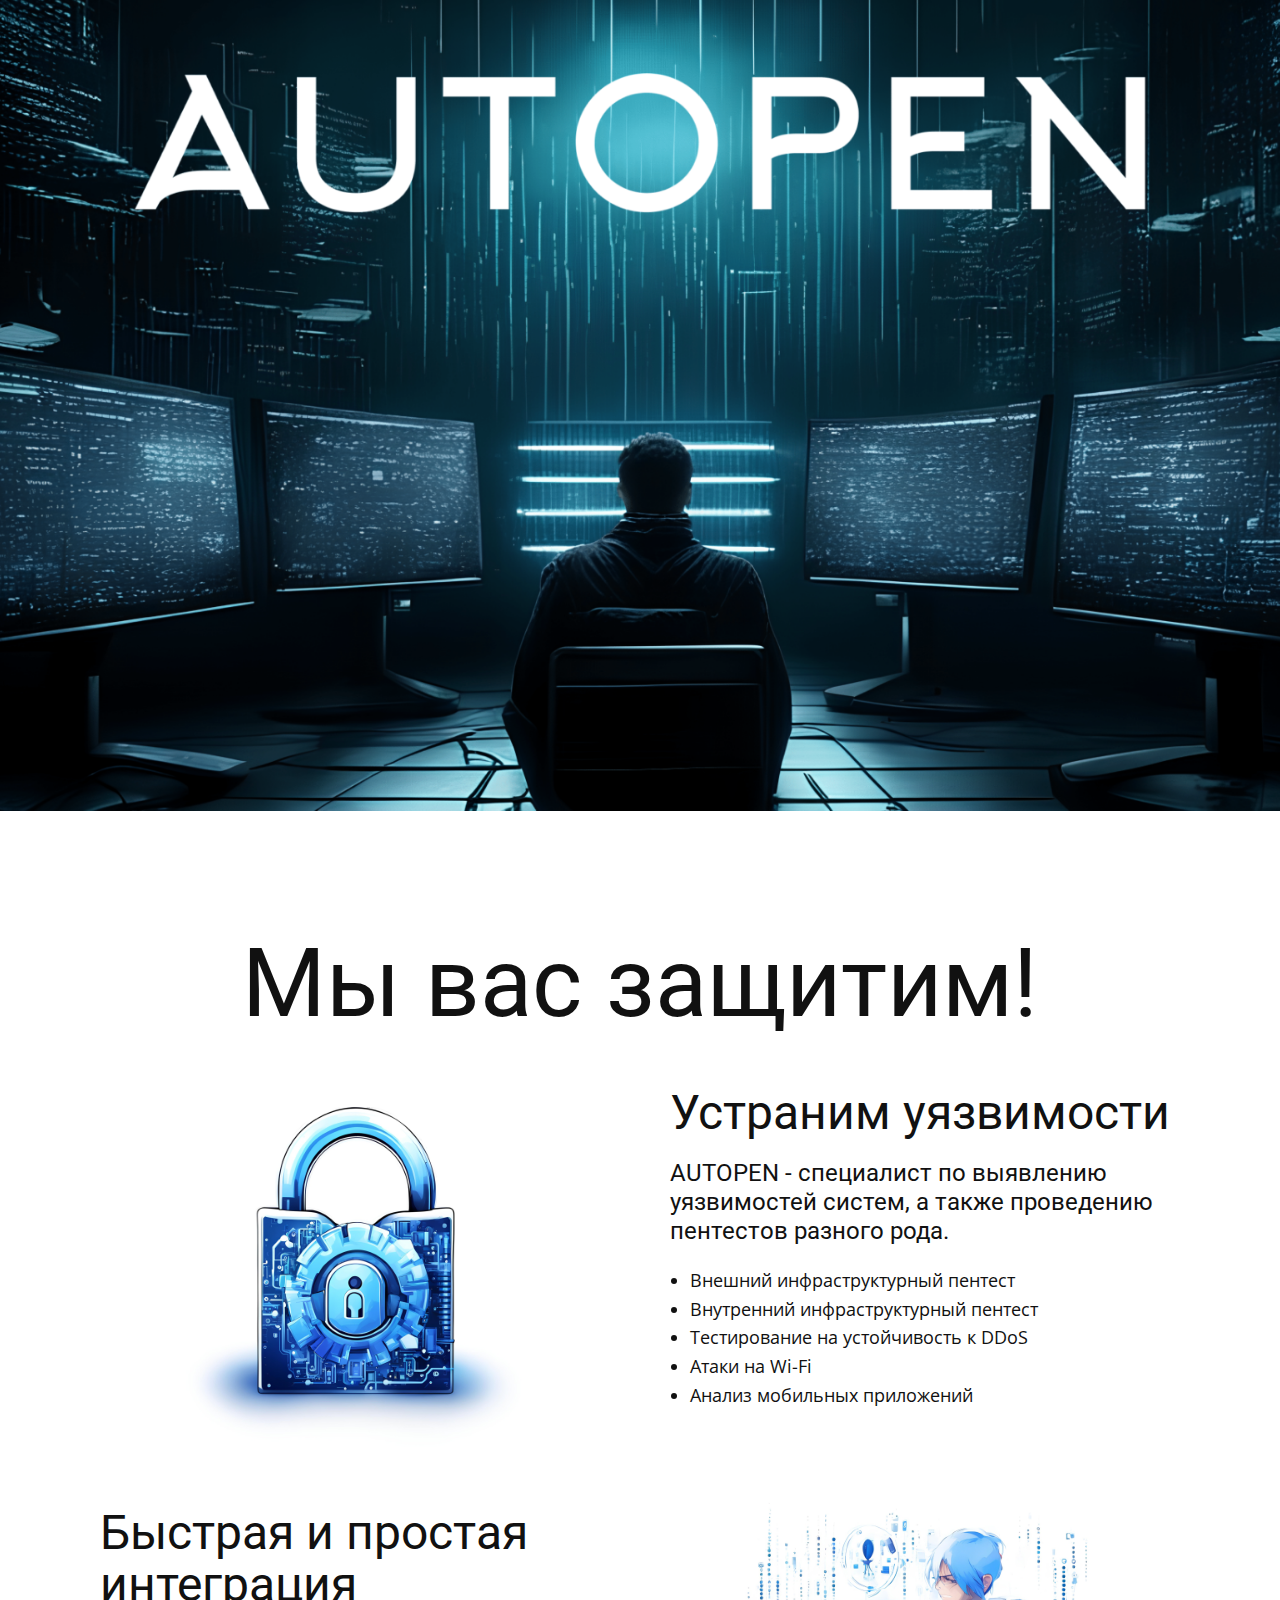
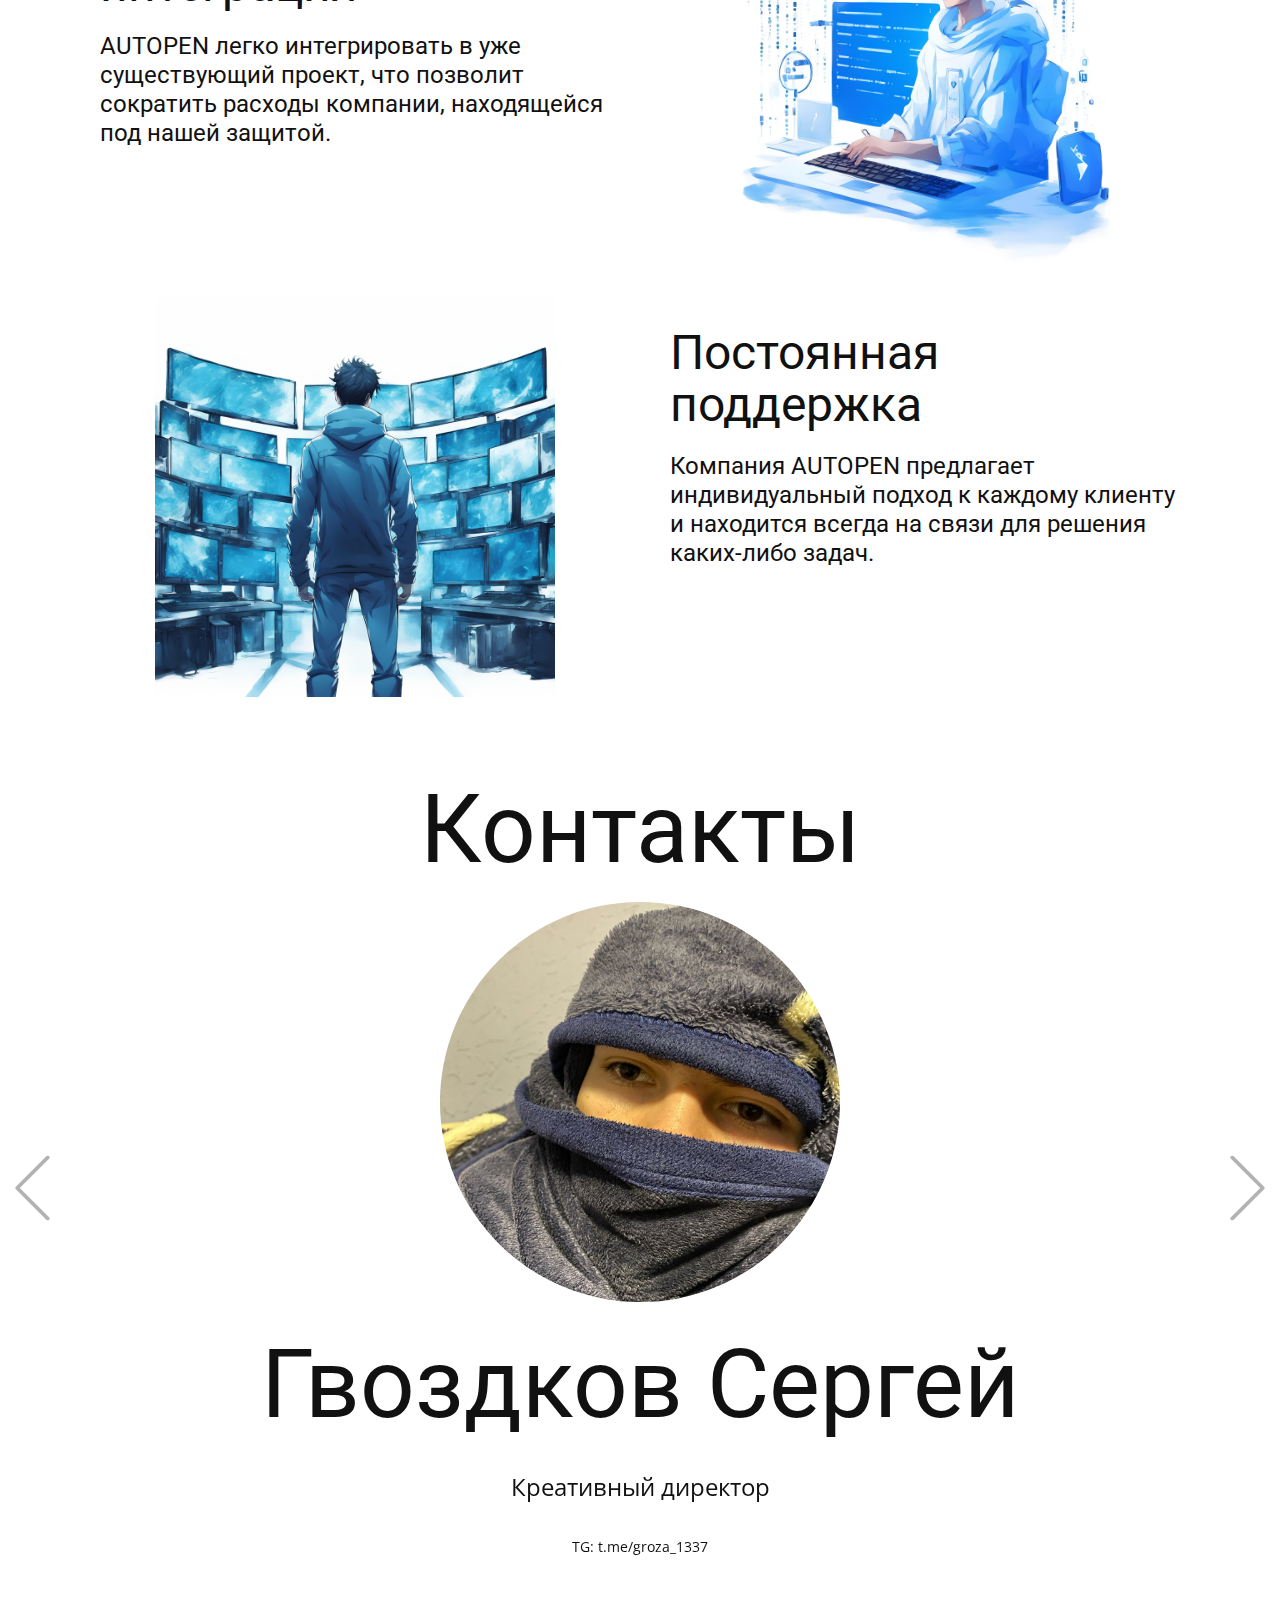
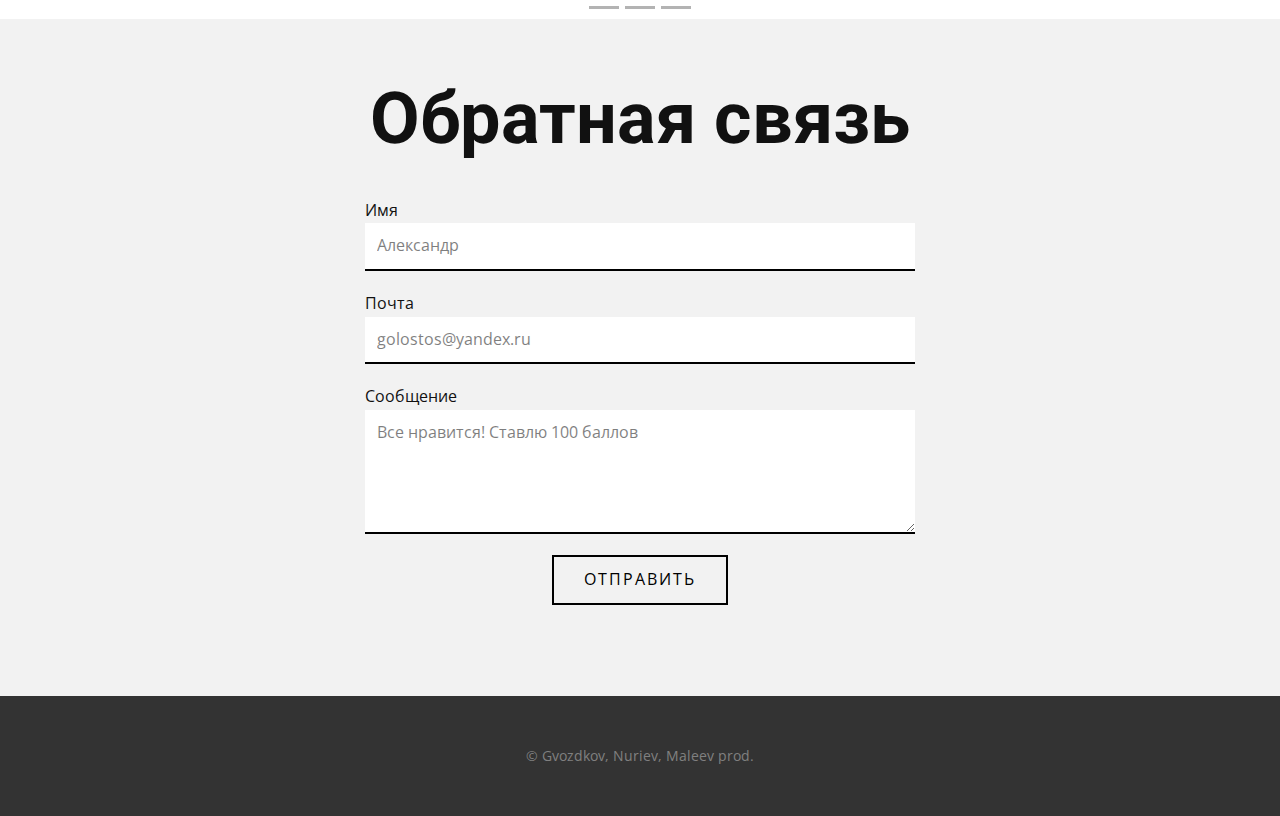
<file: index.html>
<!DOCTYPE html>
<html style="font-size: 16px;" lang="ru"><head>
    <meta name="viewport" content="width=device-width, initial-scale=1.0">
    <meta charset="utf-8">
    <meta name="keywords" content="">
    <meta name="description" content="">
    <title>AUTOPEN</title>
		<link rel="icon" href="images/6dc41af6-e9ce-a0b8-8875-9e7acbfdd234.svg">
    <link rel="stylesheet" href="nicepage.css" media="screen">
<link rel="stylesheet" href="Главная.css" media="screen">
    <script class="u-script" type="text/javascript" src="jquery-1.9.1.min.js" defer=""></script>
    <script class="u-script" type="text/javascript" src="nicepage.js" defer=""></script>
    <meta name="generator" content="Nicepage 6.2.4, nicepage.com">
    <meta name="referrer" content="origin">
    <link id="u-theme-google-font" rel="stylesheet" href="https://fonts.googleapis.com/css?family=Roboto:100,100i,300,300i,400,400i,500,500i,700,700i,900,900i|Open+Sans:300,300i,400,400i,500,500i,600,600i,700,700i,800,800i">
    
    
    
    
    
    <script type="application/ld+json">{
		"@context": "http://schema.org",
		"@type": "Organization",
		"name": "WebSite6116519",
		"url": "/"
}</script>
    <meta name="theme-color" content="#478ac9">
    <meta property="og:title" content="Главная">
    <meta property="og:description" content="">
    <meta property="og:type" content="website">
    <link rel="canonical" href="/">
  <meta data-intl-tel-input-cdn-path="intlTelInput/"></head>
  <body data-home-page="https://website6116519.nicepage.io/Главная.html?version=f4e6a66a-c5e0-342e-1079-98bac5b09e58" data-home-page-title="Главная" data-path-to-root="./" data-include-products="false" class="u-body u-xl-mode" data-lang="ru">
    <section class="u-clearfix u-container-align-center u-image u-parallax u-section-1" id="sec-3886" data-image-width="4092" data-image-height="2304">
      <div class="u-clearfix u-sheet u-sheet-1"></div>
    </section>
    <section class="u-clearfix u-section-2" id="sec-6c31">
      <div class="u-clearfix u-sheet u-sheet-1">
        <h1 class="u-align-center u-text u-text-default u-title u-text-1">Мы вас защитим!</h1>
        <div class="data-layout-selected u-clearfix u-expanded-width u-layout-wrap u-layout-wrap-1">
          <div class="u-layout">
            <div class="u-layout-row">
              <div class="u-container-align-center u-container-style u-image u-image-contain u-layout-cell u-size-30 u-image-1" data-image-width="1920" data-image-height="1920">
                <div class="u-container-layout u-container-layout-1"></div>
              </div>
              <div class="u-container-style u-layout-cell u-size-30 u-layout-cell-2">
                <div class="u-container-layout u-container-layout-2">
                  <h2 class="u-text u-text-default u-text-2"> Устраним уязвимости</h2>
                  <h4 class="u-text u-text-default u-text-3"> AUTOPEN - специалист по выявлению уязвимостей систем, а также проведению пентестов разного рода.</h4>
                  <ul class="u-text u-text-default u-text-4">
                    <li> Внешний инфраструктурный пентест</li>
                    <li> Внутренний инфраструктурный пентест</li>
                    <li> Тестирование на устойчивость к DDoS</li>
                    <li>Атаки на Wi-Fi<br>
                    </li>
                    <li>Анализ мобильных приложений<br>
                    </li>
                  </ul>
                </div>
              </div>
            </div>
          </div>
        </div>
        <div class="data-layout-selected u-clearfix u-expanded-width u-layout-wrap u-layout-wrap-2">
          <div class="u-layout">
            <div class="u-layout-row">
              <div class="u-container-style u-layout-cell u-size-30 u-layout-cell-3">
                <div class="u-container-layout u-container-layout-3">
                  <h2 class="u-text u-text-default u-text-5"> Быстрая и простая интеграция</h2>
                  <h4 class="u-text u-text-default u-text-6"> AUTOPEN легко интегрировать в уже существующий проект, что позволит сократить расходы компании, находящейся под нашей защитой.</h4>
                </div>
              </div>
              <div class="u-container-align-center u-container-style u-image u-image-contain u-layout-cell u-size-30 u-image-2" data-image-width="1920" data-image-height="1920">
                <div class="u-container-layout u-container-layout-4"></div>
              </div>
            </div>
          </div>
        </div>
        <div class="data-layout-selected u-clearfix u-expanded-width u-layout-wrap u-layout-wrap-3">
          <div class="u-layout">
            <div class="u-layout-row">
              <div class="u-container-align-center u-container-style u-image u-image-contain u-layout-cell u-size-30 u-image-3" data-image-width="1920" data-image-height="1920">
                <div class="u-container-layout u-container-layout-5"></div>
              </div>
              <div class="u-container-style u-layout-cell u-size-30 u-layout-cell-6">
                <div class="u-container-layout u-container-layout-6">
                  <h2 class="u-text u-text-default u-text-7"> Постоянная поддержка</h2>
                  <h4 class="u-text u-text-default u-text-8"> Компания AUTOPEN предлагает индивидуальный подход к каждому клиенту и находится всегда на связи для решения каких-либо задач.</h4>
                </div>
              </div>
            </div>
          </div>
        </div>
      </div>
    </section>
    <section class="u-carousel u-slide u-block-c833-1" id="carousel_ba9e" data-interval="5000" data-u-ride="carousel">
      <ol class="u-absolute-hcenter u-carousel-indicators u-block-c833-2">
        <li data-u-target="#carousel_ba9e" class="u-active u-grey-30" data-u-slide-to="0"></li>
        <li data-u-target="#carousel_ba9e" class="u-grey-30" data-u-slide-to="1"></li>
        <li data-u-target="#carousel_ba9e" class="u-grey-30" data-u-slide-to="2"></li>
      </ol>
      <div class="u-carousel-inner" role="listbox">
        <div class="u-active u-align-center u-carousel-item u-clearfix u-section-3-1">
          <div class="u-clearfix u-sheet u-valign-middle u-sheet-1">
            <h1 class="u-text u-title u-text-1">Контакты</h1>
            <div alt="" class="u-align-left u-image u-image-circle u-image-1" src="" data-image-width="640" data-image-height="640"></div>
            <h1 class="u-heading-font u-text u-text-default u-title u-text-2">Гвоздков Сергей</h1>
            <p class="u-large-text u-text u-text-variant u-text-3">Креативный директор</p>
            <p class="u-small-text u-text u-text-variant u-text-4">
              <a class="u-active-none u-border-none u-btn u-button-link u-button-style u-hover-none u-none u-text-body-color u-btn-1" data-href="https://t.me/groza_1337" data-target="_blank">TG: t.me/groza_1337</a>
            </p>
          </div>
        </div>
        <div class="u-align-center u-carousel-item u-clearfix u-section-3-2">
          <div class="u-clearfix u-sheet u-valign-middle u-sheet-1">
            <h1 class="u-text u-title u-text-1">Контакты</h1>
            <div alt="" class="u-align-left u-image u-image-circle u-image-1" src="" data-image-width="853" data-image-height="1280"></div>
            <h1 class="u-heading-font u-text u-text-default u-title u-text-2">Нуриев Ильяс</h1>
            <p class="u-large-text u-text u-text-variant u-text-3">Исполнительный директор</p>
            <p class="u-small-text u-text u-text-variant u-text-4">
              <a class="u-active-none u-border-none u-btn u-button-link u-button-style u-hover-none u-none u-text-body-color u-btn-1" data-href="https://t.me/urnurii" data-target="_blank">TG: t.me/urnurii</a>
            </p>
          </div>
        </div>
        <div class="u-align-center u-carousel-item u-clearfix u-section-3-3">
          <div class="u-clearfix u-sheet u-valign-middle u-sheet-1">
            <h1 class="u-text u-title u-text-1">Контакты</h1>
            <div alt="" class="u-align-left u-image u-image-circle u-image-1" src="" data-image-width="1639" data-image-height="2160"></div>
            <h1 class="u-heading-font u-text u-text-default u-title u-text-2">Малеев Егор</h1>
            <p class="u-large-text u-text u-text-variant u-text-3">Финансовый директор</p>
            <p class="u-small-text u-text u-text-variant u-text-4">
              <a class="u-active-none u-border-none u-btn u-button-link u-button-style u-hover-none u-none u-text-body-color u-btn-1" data-href="https://t.me/velamor1" data-target="_blank">TG: t.me/velamor1</a>
            </p>
          </div>
        </div>
      </div>
      <a class="u-absolute-vcenter u-carousel-control u-carousel-control-prev u-text-grey-30 u-block-c833-3" href="#carousel_ba9e" role="button" data-u-slide="prev">
        <span aria-hidden="true">
          <svg class="u-svg-link" viewBox="0 0 477.175 477.175"><path d="M145.188,238.575l215.5-215.5c5.3-5.3,5.3-13.8,0-19.1s-13.8-5.3-19.1,0l-225.1,225.1c-5.3,5.3-5.3,13.8,0,19.1l225.1,225
                    c2.6,2.6,6.1,4,9.5,4s6.9-1.3,9.5-4c5.3-5.3,5.3-13.8,0-19.1L145.188,238.575z"></path></svg>
        </span>
        <span class="sr-only">Previous</span>
      </a>
      <a class="u-absolute-vcenter u-carousel-control u-carousel-control-next u-text-grey-30 u-block-c833-4" href="#carousel_ba9e" role="button" data-u-slide="next">
        <span aria-hidden="true">
          <svg class="u-svg-link" viewBox="0 0 477.175 477.175"><path d="M360.731,229.075l-225.1-225.1c-5.3-5.3-13.8-5.3-19.1,0s-5.3,13.8,0,19.1l215.5,215.5l-215.5,215.5
                    c-5.3,5.3-5.3,13.8,0,19.1c2.6,2.6,6.1,4,9.5,4c3.4,0,6.9-1.3,9.5-4l225.1-225.1C365.931,242.875,365.931,234.275,360.731,229.075z"></path></svg>
        </span>
        <span class="sr-only">Следующий</span>
      </a>
    </section>
    <section class="u-align-center u-clearfix u-grey-5 u-section-4" id="sec-3efd">
      <div class="u-clearfix u-sheet u-valign-middle u-sheet-1">
        <h1 class="u-text u-text-default u-text-1">Обратная связь</h1>
        <div class="u-form u-form-1">
          <form action="https://forms.nicepagesrv.com/v2/form/process" class="u-clearfix u-form-spacing-20 u-form-vertical u-inner-form" style="padding: 10px" source="email" name="form">
            <div class="u-form-group u-form-name u-label-top">
              <label for="name-3b9a" class="u-label">Имя</label>
              <input type="text" placeholder="Александр" id="name-3b9a" name="name" class="u-border-2 u-border-black u-border-no-left u-border-no-right u-border-no-top u-input u-input-rectangle u-input-1" required="">
            </div>
            <div class="u-form-email u-form-group u-label-top">
              <label for="email-3b9a" class="u-label">Почта</label>
              <input type="email" placeholder="golostos@yandex.ru" id="email-3b9a" name="email" class="u-border-2 u-border-black u-border-no-left u-border-no-right u-border-no-top u-input u-input-rectangle u-input-2" required="">
            </div>
            <div class="u-form-group u-form-message u-label-top">
              <label for="message-3b9a" class="u-label">Сообщение</label>
              <textarea placeholder="Все нравится! Ставлю 100 баллов" rows="4" cols="50" id="message-3b9a" name="message" class="u-border-2 u-border-black u-border-no-left u-border-no-right u-border-no-top u-input u-input-rectangle u-input-3" required=""></textarea>
            </div>
            <div class="u-align-center u-form-group u-form-submit u-label-top">
              <a href="#" class="u-border-2 u-border-black u-btn u-btn-rectangle u-btn-submit u-button-style u-none u-btn-1">Отправить</a>
              <input type="submit" value="submit" class="u-form-control-hidden">
            </div>
            <div class="u-form-send-message u-form-send-success">Отлично, ваше сообщение успешно отправлено!</div>
            <div class="u-form-send-error u-form-send-message">Ошибка(</div>
            <input type="hidden" value="" name="recaptchaResponse">
            <input type="hidden" name="formServices" value="cbf969c6-de54-424a-47d8-c5b8b502e97c">
          </form>
        </div>
      </div>
    </section>
    
    
     <footer class="u-align-center u-clearfix u-footer u-grey-80 u-footer" id="sec-3048"><div class="u-clearfix u-sheet u-sheet-1">
        <p class="u-small-text u-text u-text-grey-50 u-text-variant u-text-1">© Gvozdkov, Nuriev, Maleev prod.</p>
      </div></footer>
  
</body></html>
</file>
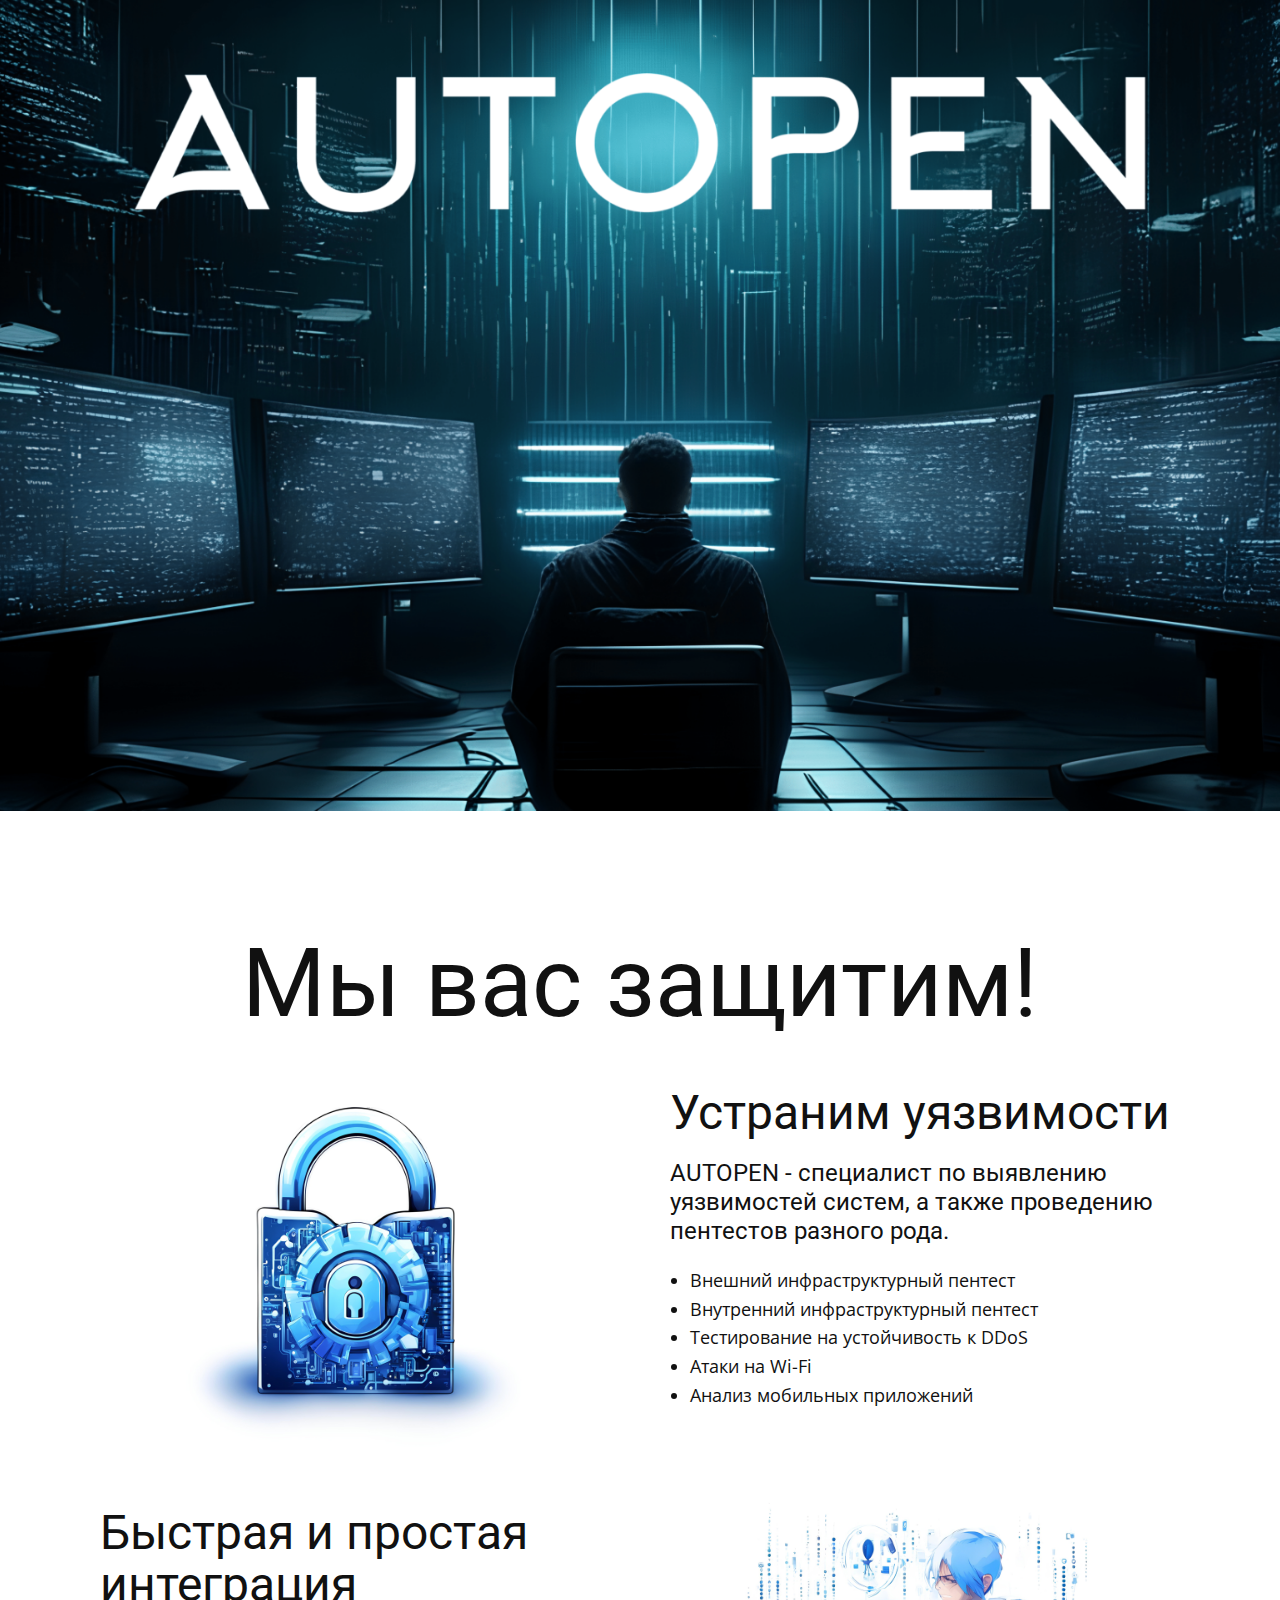
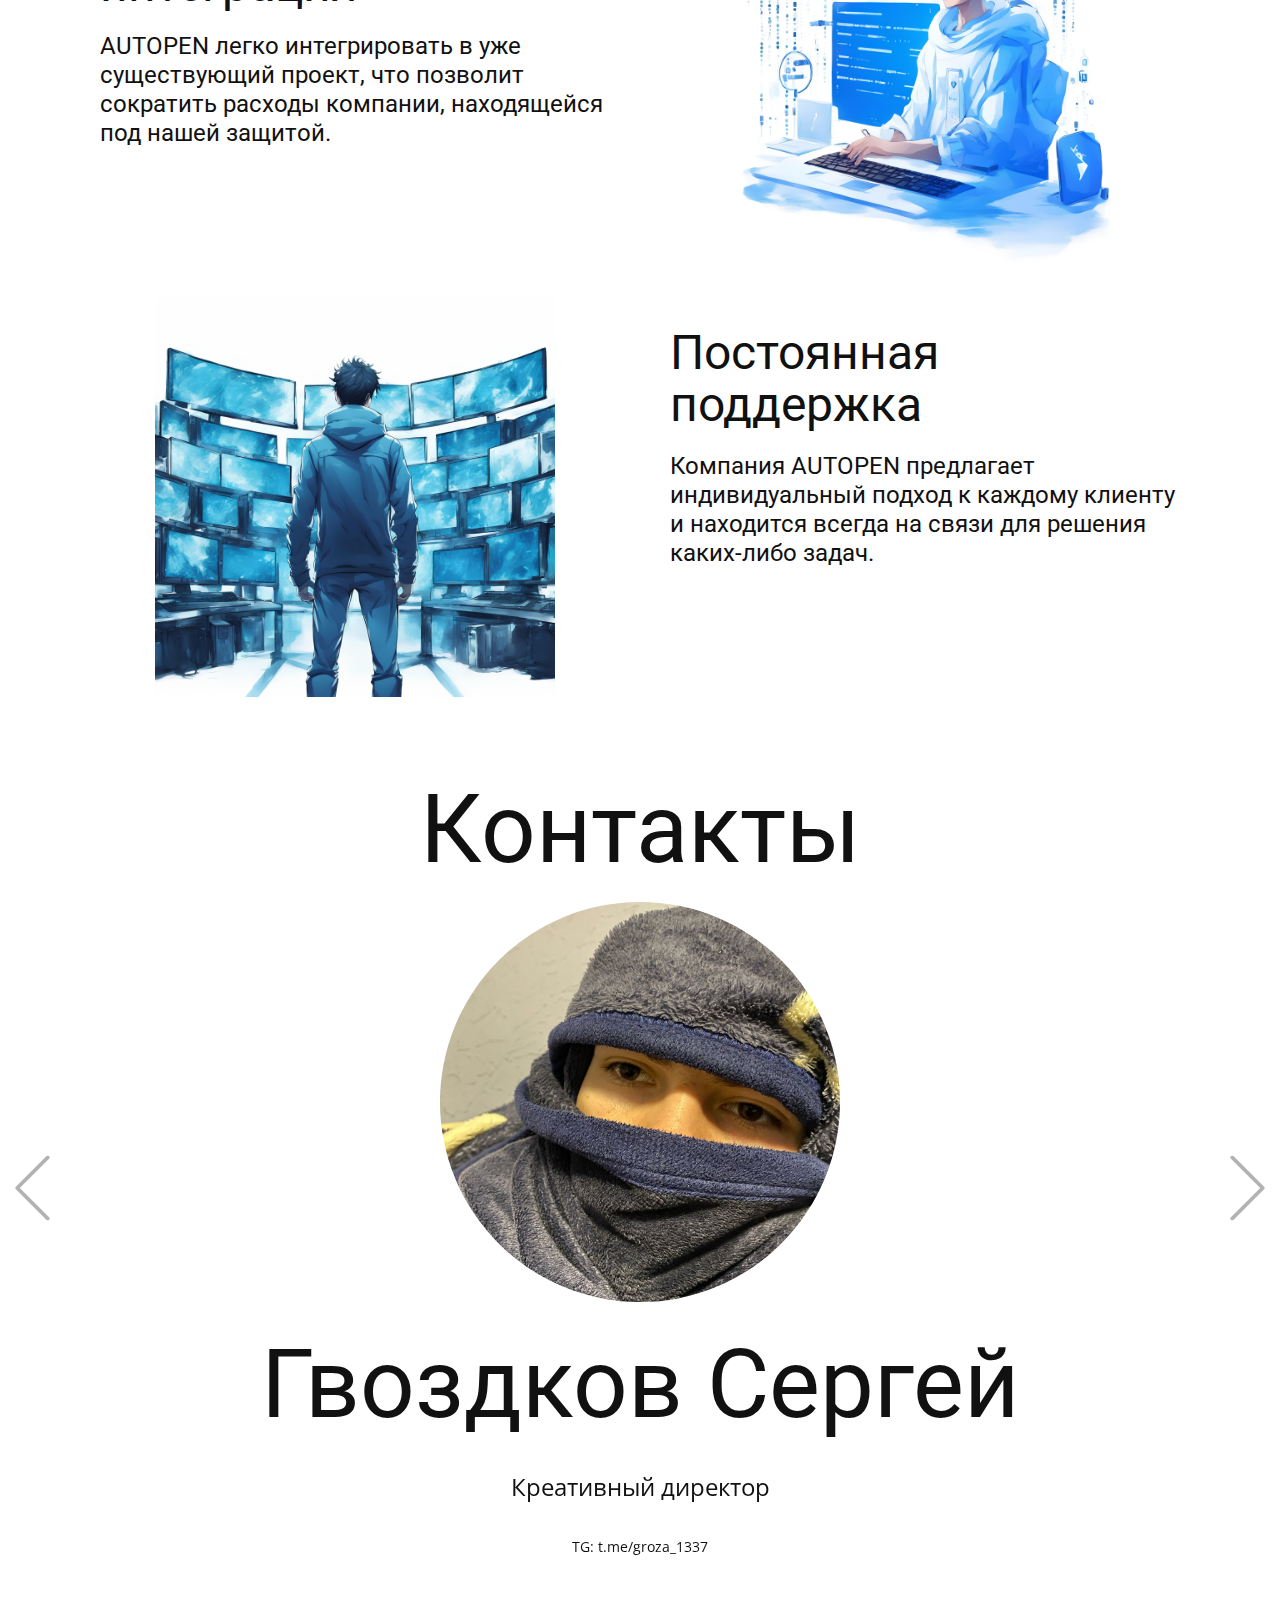
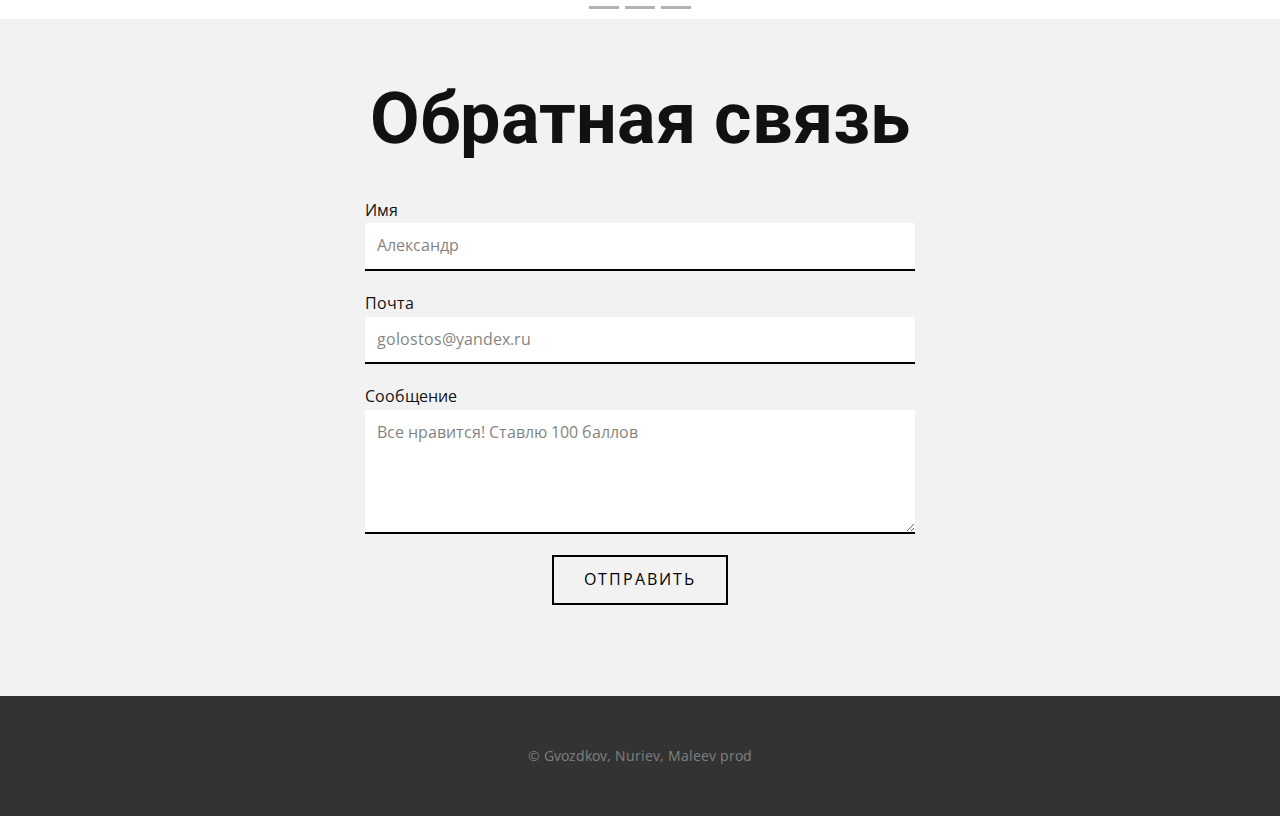
<file: Главная.html>
<!DOCTYPE html>
<html style="font-size: 16px;" lang="ru"><head>
    <meta name="viewport" content="width=device-width, initial-scale=1.0">
    <meta charset="utf-8">
    <meta name="keywords" content="">
    <meta name="description" content="">
    <title>AUTOPEN</title>
		<link rel="icon" href="images/6dc41af6-e9ce-a0b8-8875-9e7acbfdd234.svg">
    <link rel="stylesheet" href="nicepage.css" media="screen">
<link rel="stylesheet" href="Главная.css" media="screen">
    <script class="u-script" type="text/javascript" src="jquery-1.9.1.min.js" defer=""></script>
    <script class="u-script" type="text/javascript" src="nicepage.js" defer=""></script>
    <meta name="generator" content="Nicepage 6.2.4, nicepage.com">
    <meta name="referrer" content="origin">
    <link id="u-theme-google-font" rel="stylesheet" href="https://fonts.googleapis.com/css?family=Roboto:100,100i,300,300i,400,400i,500,500i,700,700i,900,900i|Open+Sans:300,300i,400,400i,500,500i,600,600i,700,700i,800,800i">
    
    
    
    
    
    <script type="application/ld+json">{
		"@context": "http://schema.org",
		"@type": "Organization",
		"name": "WebSite6116519",
		"url": "/"
}</script>
    <meta name="theme-color" content="#478ac9">
    <meta property="og:title" content="Главная">
    <meta property="og:description" content="">
    <meta property="og:type" content="website">
    <link rel="canonical" href="/">
  <meta data-intl-tel-input-cdn-path="intlTelInput/"></head>
  <body data-path-to-root="./" data-include-products="false" class="u-body u-xl-mode" data-lang="ru">
    <section class="u-clearfix u-container-align-center u-image u-parallax u-section-1" id="sec-3886" data-image-width="4092" data-image-height="2304">
      <div class="u-clearfix u-sheet u-sheet-1"></div>
    </section>
    <section class="u-clearfix u-section-2" id="sec-6c31">
      <div class="u-clearfix u-sheet u-sheet-1">
        <h1 class="u-align-center u-text u-text-default u-title u-text-1">Мы вас защитим!</h1>
        <div class="data-layout-selected u-clearfix u-expanded-width u-layout-wrap u-layout-wrap-1">
          <div class="u-layout">
            <div class="u-layout-row">
              <div class="u-container-align-center u-container-style u-image u-image-contain u-layout-cell u-size-30 u-image-1" data-image-width="1920" data-image-height="1920">
                <div class="u-container-layout u-container-layout-1"></div>
              </div>
              <div class="u-container-style u-layout-cell u-size-30 u-layout-cell-2">
                <div class="u-container-layout u-container-layout-2">
                  <h2 class="u-text u-text-default u-text-2"> Устраним уязвимости</h2>
                  <h4 class="u-text u-text-default u-text-3"> AUTOPEN - специалист по выявлению уязвимостей систем, а также проведению пентестов разного рода.</h4>
                  <ul class="u-text u-text-default u-text-4">
                    <li> Внешний инфраструктурный пентест</li>
                    <li> Внутренний инфраструктурный пентест</li>
                    <li> Тестирование на устойчивость к DDoS</li>
                    <li>Атаки на Wi-Fi<br>
                    </li>
                    <li>Анализ мобильных приложений<br>
                    </li>
                  </ul>
                </div>
              </div>
            </div>
          </div>
        </div>
        <div class="data-layout-selected u-clearfix u-expanded-width u-layout-wrap u-layout-wrap-2">
          <div class="u-layout">
            <div class="u-layout-row">
              <div class="u-container-style u-layout-cell u-size-30 u-layout-cell-3">
                <div class="u-container-layout u-container-layout-3">
                  <h2 class="u-text u-text-default u-text-5"> Быстрая и простая интеграция</h2>
                  <h4 class="u-text u-text-default u-text-6"> AUTOPEN легко интегрировать в уже существующий проект, что позволит сократить расходы компании, находящейся под нашей защитой.</h4>
                </div>
              </div>
              <div class="u-container-align-center u-container-style u-image u-image-contain u-layout-cell u-size-30 u-image-2" data-image-width="1920" data-image-height="1920">
                <div class="u-container-layout u-container-layout-4"></div>
              </div>
            </div>
          </div>
        </div>
        <div class="data-layout-selected u-clearfix u-expanded-width u-layout-wrap u-layout-wrap-3">
          <div class="u-layout">
            <div class="u-layout-row">
              <div class="u-container-align-center u-container-style u-image u-image-contain u-layout-cell u-size-30 u-image-3" data-image-width="1920" data-image-height="1920">
                <div class="u-container-layout u-container-layout-5"></div>
              </div>
              <div class="u-container-style u-layout-cell u-size-30 u-layout-cell-6">
                <div class="u-container-layout u-container-layout-6">
                  <h2 class="u-text u-text-default u-text-7"> Постоянная поддержка</h2>
                  <h4 class="u-text u-text-default u-text-8"> Компания AUTOPEN предлагает индивидуальный подход к каждому клиенту и находится всегда на связи для решения каких-либо задач.</h4>
                </div>
              </div>
            </div>
          </div>
        </div>
      </div>
    </section>
    <section class="u-carousel u-slide u-block-c833-1" id="carousel_ba9e" data-interval="5000" data-u-ride="carousel">
      <ol class="u-absolute-hcenter u-carousel-indicators u-block-c833-2">
        <li data-u-target="#carousel_ba9e" class="u-active u-grey-30" data-u-slide-to="0"></li>
        <li data-u-target="#carousel_ba9e" class="u-grey-30" data-u-slide-to="1"></li>
        <li data-u-target="#carousel_ba9e" class="u-grey-30" data-u-slide-to="2"></li>
      </ol>
      <div class="u-carousel-inner" role="listbox">
        <div class="u-active u-align-center u-carousel-item u-clearfix u-section-3-1">
          <div class="u-clearfix u-sheet u-valign-middle u-sheet-1">
            <h1 class="u-text u-title u-text-1">Контакты</h1>
            <div alt="" class="u-align-left u-image u-image-circle u-image-1" src="" data-image-width="640" data-image-height="640"></div>
            <h1 class="u-heading-font u-text u-text-default u-title u-text-2">Гвоздков Сергей</h1>
            <p class="u-large-text u-text u-text-variant u-text-3">Креативный директор</p>
            <p class="u-small-text u-text u-text-variant u-text-4">
              <a class="u-active-none u-border-none u-btn u-button-link u-button-style u-hover-none u-none u-text-body-color u-btn-1" data-href="https://t.me/groza_1337" data-target="_blank">TG: t.me/groza_1337</a>
            </p>
          </div>
        </div>
        <div class="u-align-center u-carousel-item u-clearfix u-section-3-2">
          <div class="u-clearfix u-sheet u-valign-middle u-sheet-1">
            <h1 class="u-text u-title u-text-1">Контакты</h1>
            <div alt="" class="u-align-left u-image u-image-circle u-image-1" src="" data-image-width="853" data-image-height="1280"></div>
            <h1 class="u-heading-font u-text u-text-default u-title u-text-2">Нуриев Ильяс</h1>
            <p class="u-large-text u-text u-text-variant u-text-3">Исполнительный директор</p>
            <p class="u-small-text u-text u-text-variant u-text-4">
              <a class="u-active-none u-border-none u-btn u-button-link u-button-style u-hover-none u-none u-text-body-color u-btn-1" data-href="https://t.me/urnurii" data-target="_blank">TG: t.me/urnurii</a>
            </p>
          </div>
        </div>
        <div class="u-align-center u-carousel-item u-clearfix u-section-3-3">
          <div class="u-clearfix u-sheet u-valign-middle u-sheet-1">
            <h1 class="u-text u-title u-text-1">Контакты</h1>
            <div alt="" class="u-align-left u-image u-image-circle u-image-1" src="" data-image-width="1639" data-image-height="2160"></div>
            <h1 class="u-heading-font u-text u-text-default u-title u-text-2">Малеев Егор</h1>
            <p class="u-large-text u-text u-text-variant u-text-3">Финансовый директор</p>
            <p class="u-small-text u-text u-text-variant u-text-4">
              <a class="u-active-none u-border-none u-btn u-button-link u-button-style u-hover-none u-none u-text-body-color u-btn-1" data-href="https://t.me/velamor1" data-target="_blank">TG: t.me/velamor1</a>
            </p>
          </div>
        </div>
      </div>
      <a class="u-absolute-vcenter u-carousel-control u-carousel-control-prev u-text-grey-30 u-block-c833-3" href="#carousel_ba9e" role="button" data-u-slide="prev">
        <span aria-hidden="true">
          <svg class="u-svg-link" viewBox="0 0 477.175 477.175"><path d="M145.188,238.575l215.5-215.5c5.3-5.3,5.3-13.8,0-19.1s-13.8-5.3-19.1,0l-225.1,225.1c-5.3,5.3-5.3,13.8,0,19.1l225.1,225
                    c2.6,2.6,6.1,4,9.5,4s6.9-1.3,9.5-4c5.3-5.3,5.3-13.8,0-19.1L145.188,238.575z"></path></svg>
        </span>
        <span class="sr-only">Previous</span>
      </a>
      <a class="u-absolute-vcenter u-carousel-control u-carousel-control-next u-text-grey-30 u-block-c833-4" href="#carousel_ba9e" role="button" data-u-slide="next">
        <span aria-hidden="true">
          <svg class="u-svg-link" viewBox="0 0 477.175 477.175"><path d="M360.731,229.075l-225.1-225.1c-5.3-5.3-13.8-5.3-19.1,0s-5.3,13.8,0,19.1l215.5,215.5l-215.5,215.5
                    c-5.3,5.3-5.3,13.8,0,19.1c2.6,2.6,6.1,4,9.5,4c3.4,0,6.9-1.3,9.5-4l225.1-225.1C365.931,242.875,365.931,234.275,360.731,229.075z"></path></svg>
        </span>
        <span class="sr-only">Следующий</span>
      </a>
    </section>
    <section class="u-align-center u-clearfix u-grey-5 u-section-4" id="sec-3efd">
      <div class="u-clearfix u-sheet u-valign-middle u-sheet-1">
        <h1 class="u-text u-text-default u-text-1">Обратная связь</h1>
        <div class="u-form u-form-1">
          <form action="https://forms.nicepagesrv.com/v2/form/process" class="u-clearfix u-form-spacing-20 u-form-vertical u-inner-form" style="padding: 10px" source="email" name="form">
            <div class="u-form-group u-form-name u-label-top">
              <label for="name-3b9a" class="u-label">Имя</label>
              <input type="text" placeholder="Александр" id="name-3b9a" name="name" class="u-border-2 u-border-black u-border-no-left u-border-no-right u-border-no-top u-input u-input-rectangle u-input-1" required="">
            </div>
            <div class="u-form-email u-form-group u-label-top">
              <label for="email-3b9a" class="u-label">Почта</label>
              <input type="email" placeholder="golostos@yandex.ru" id="email-3b9a" name="email" class="u-border-2 u-border-black u-border-no-left u-border-no-right u-border-no-top u-input u-input-rectangle u-input-2" required="">
            </div>
            <div class="u-form-group u-form-message u-label-top">
              <label for="message-3b9a" class="u-label">Сообщение</label>
              <textarea placeholder="Все нравится! Ставлю 100 баллов" rows="4" cols="50" id="message-3b9a" name="message" class="u-border-2 u-border-black u-border-no-left u-border-no-right u-border-no-top u-input u-input-rectangle u-input-3" required=""></textarea>
            </div>
            <div class="u-align-center u-form-group u-form-submit u-label-top">
              <a href="#" class="u-border-2 u-border-black u-btn u-btn-rectangle u-btn-submit u-button-style u-none u-btn-1">Отправить</a>
              <input type="submit" value="submit" class="u-form-control-hidden">
            </div>
            <div class="u-form-send-message u-form-send-success">Отлично, ваше сообщение успешно отправлено!</div>
            <div class="u-form-send-error u-form-send-message">Ошибка(</div>
            <input type="hidden" value="" name="recaptchaResponse">
            <input type="hidden" name="formServices" value="cbf969c6-de54-424a-47d8-c5b8b502e97c">
          </form>
        </div>
      </div>
    </section>
    
    
     <footer class="u-align-center u-clearfix u-footer u-grey-80 u-footer" id="sec-3048"><div class="u-clearfix u-sheet u-sheet-1">
        <p class="u-small-text u-text u-text-grey-50 u-text-variant u-text-1">© Gvozdkov, Nuriev, Maleev prod</p>
      </div></footer>
  
</body></html>
</file>
